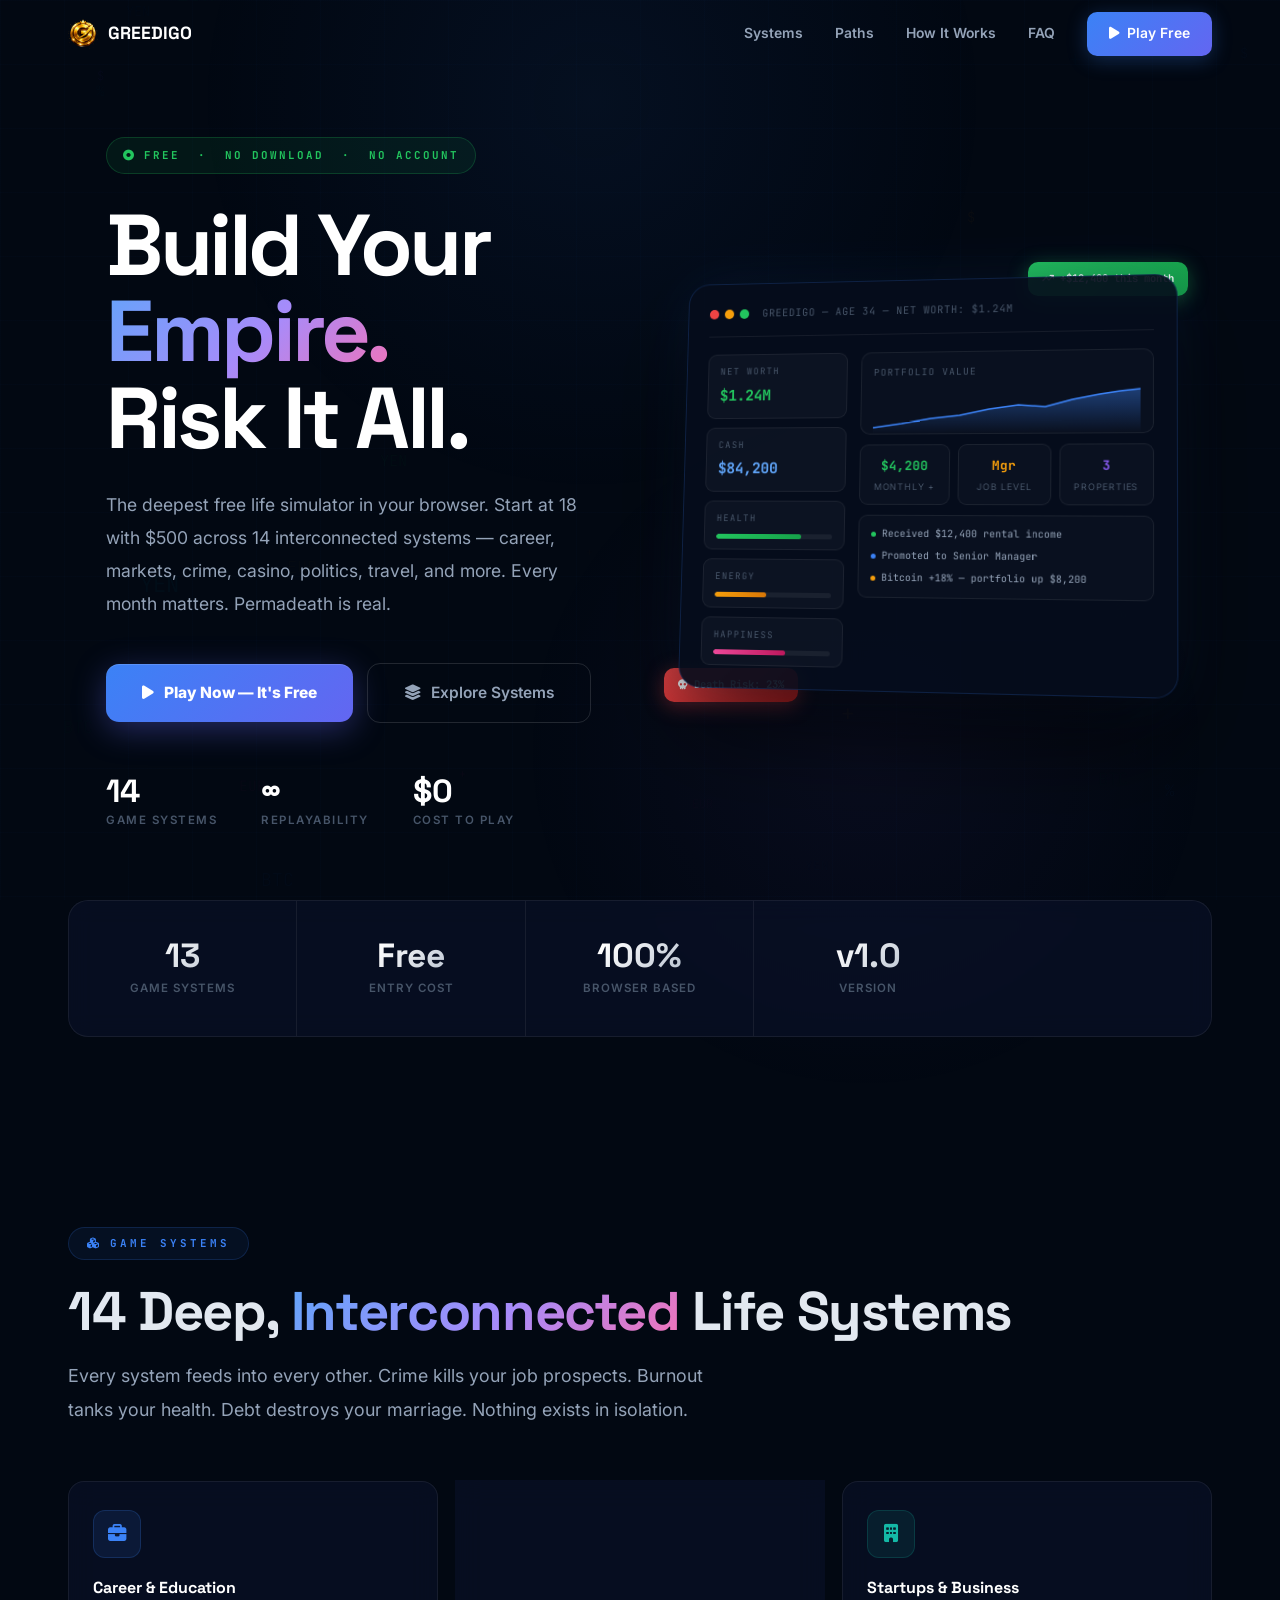
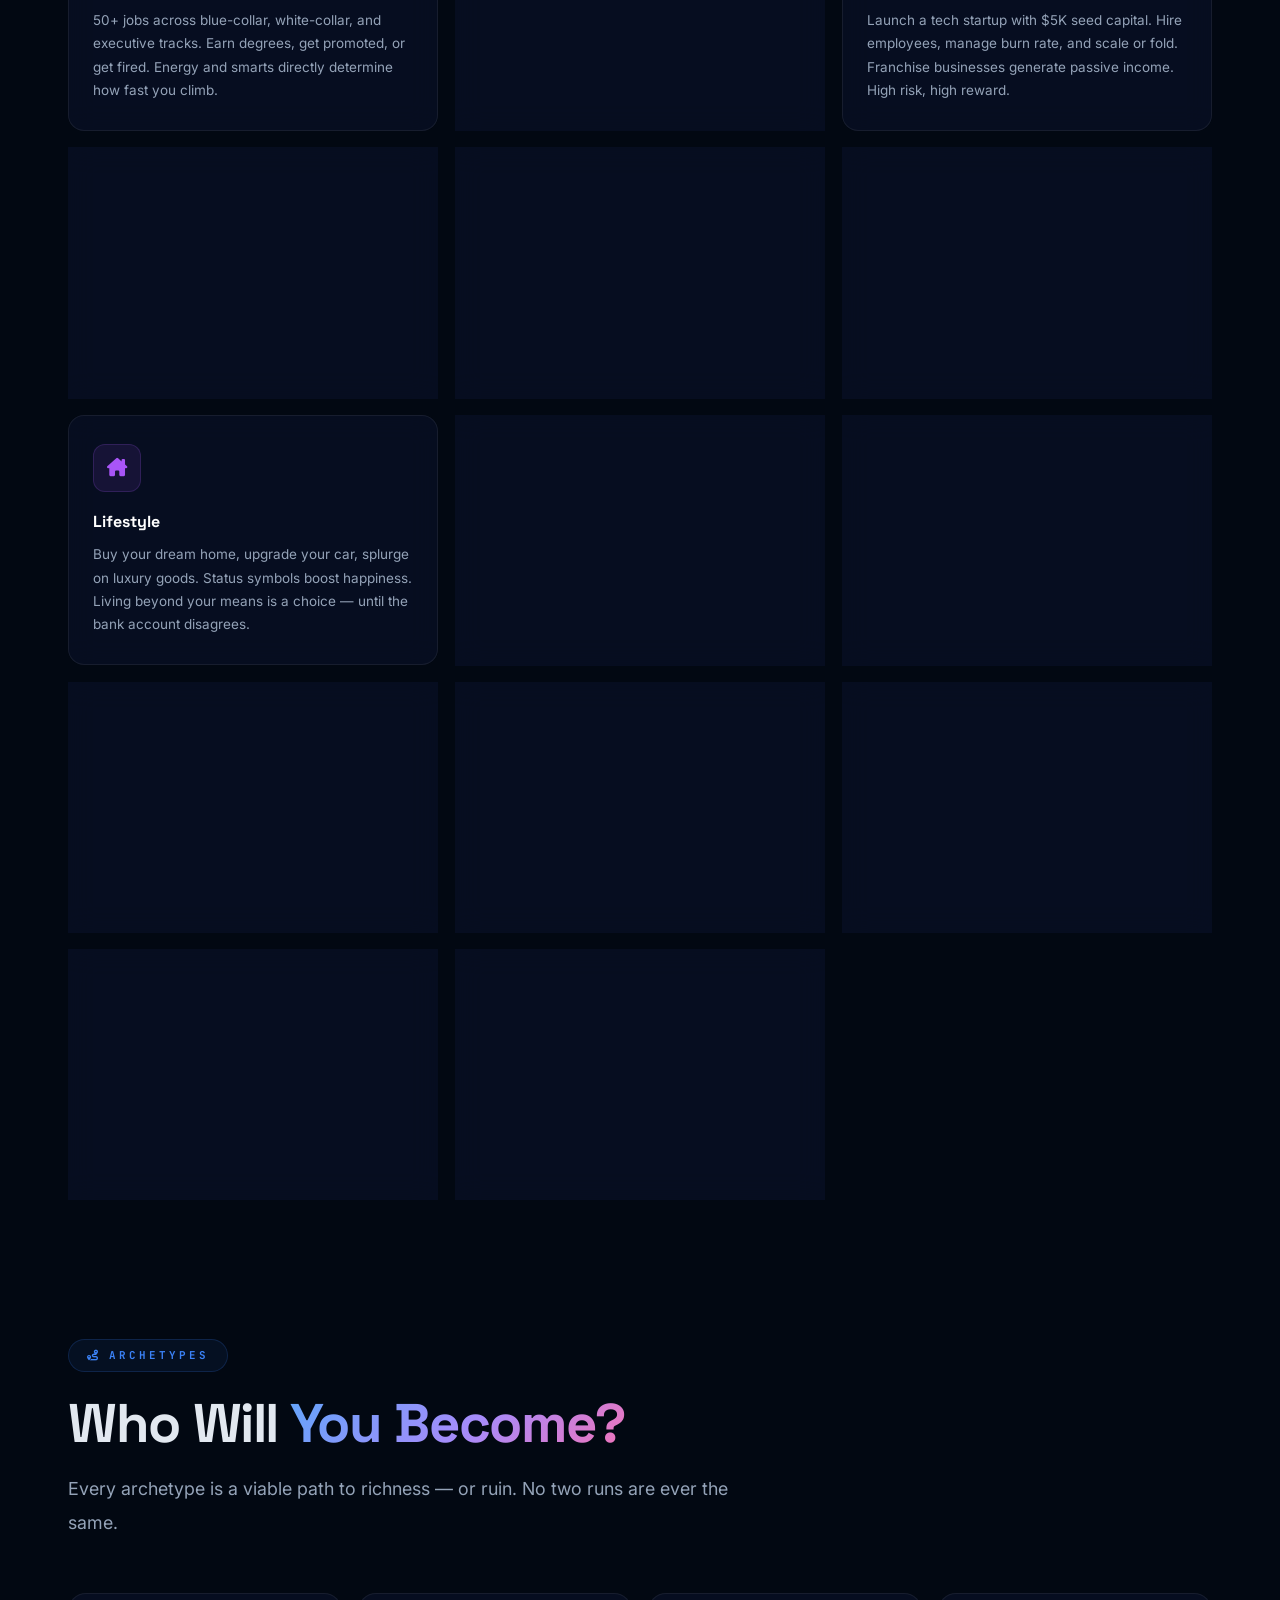
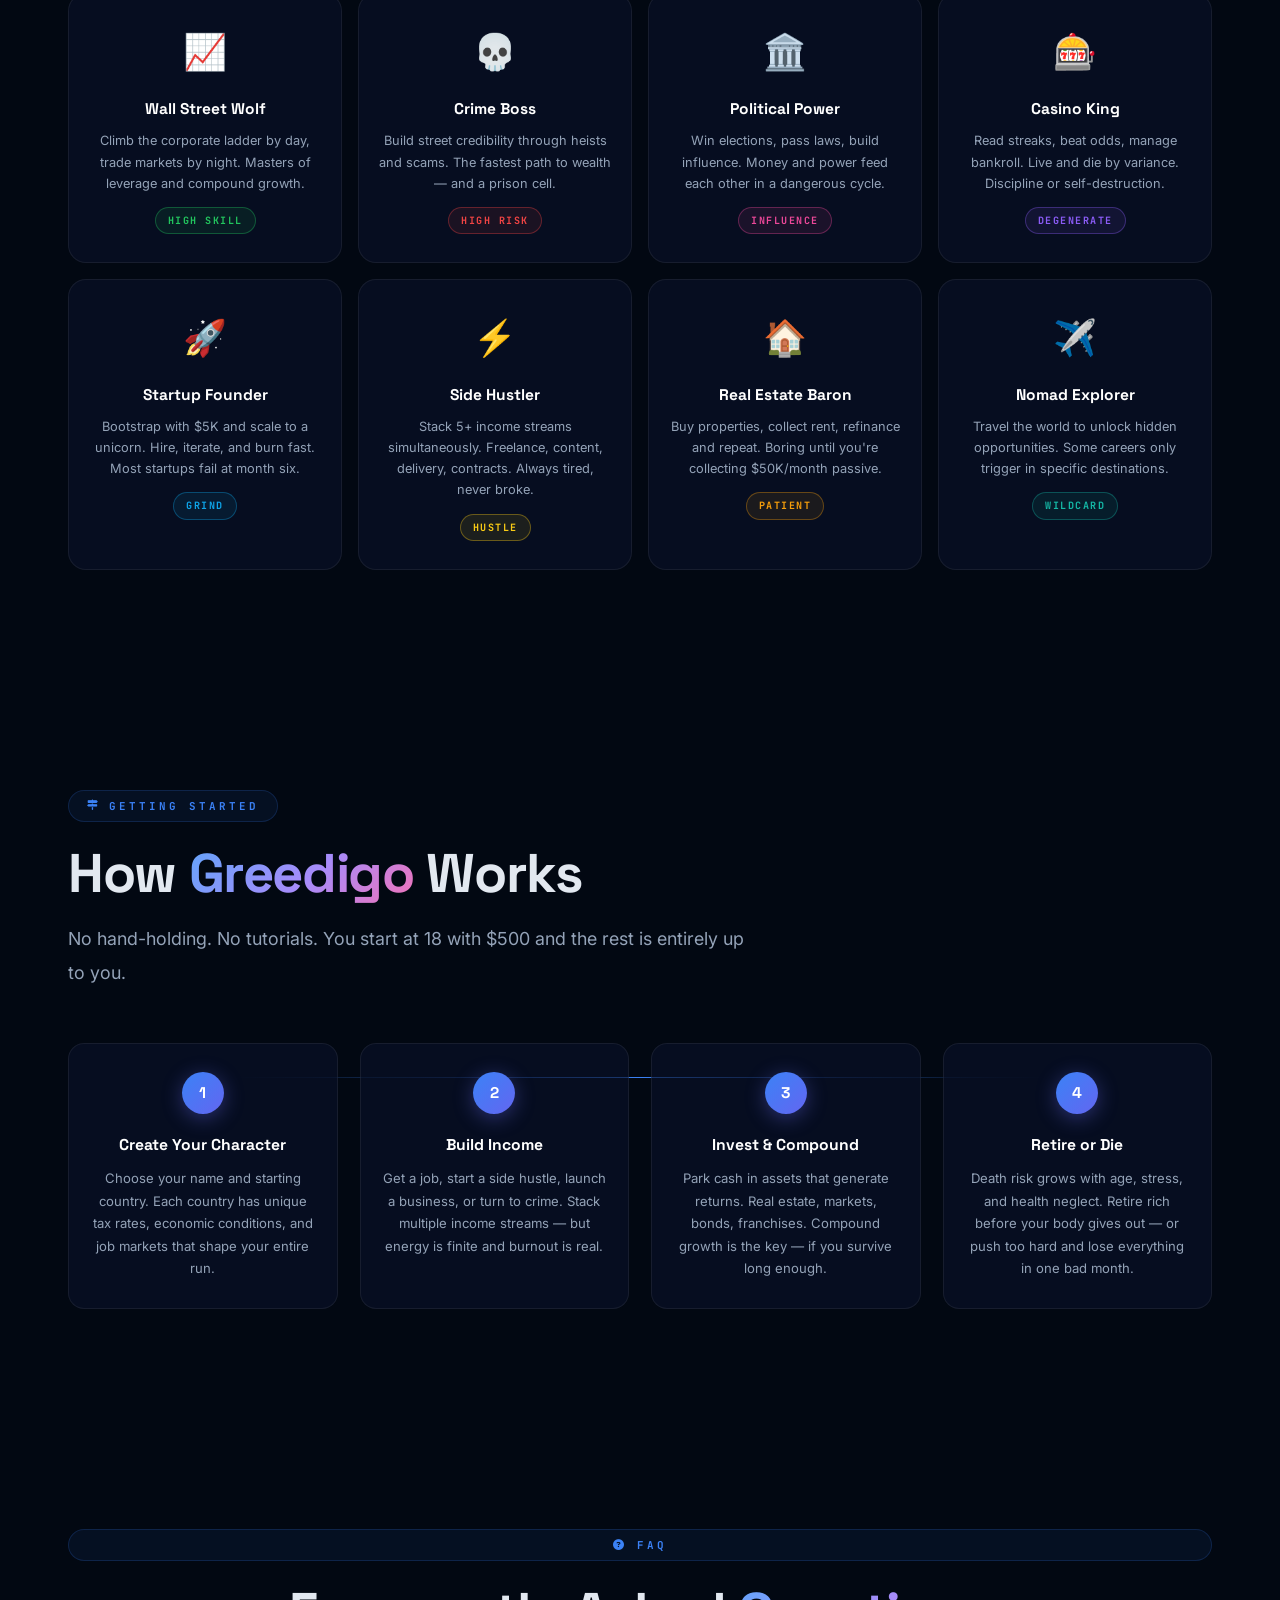
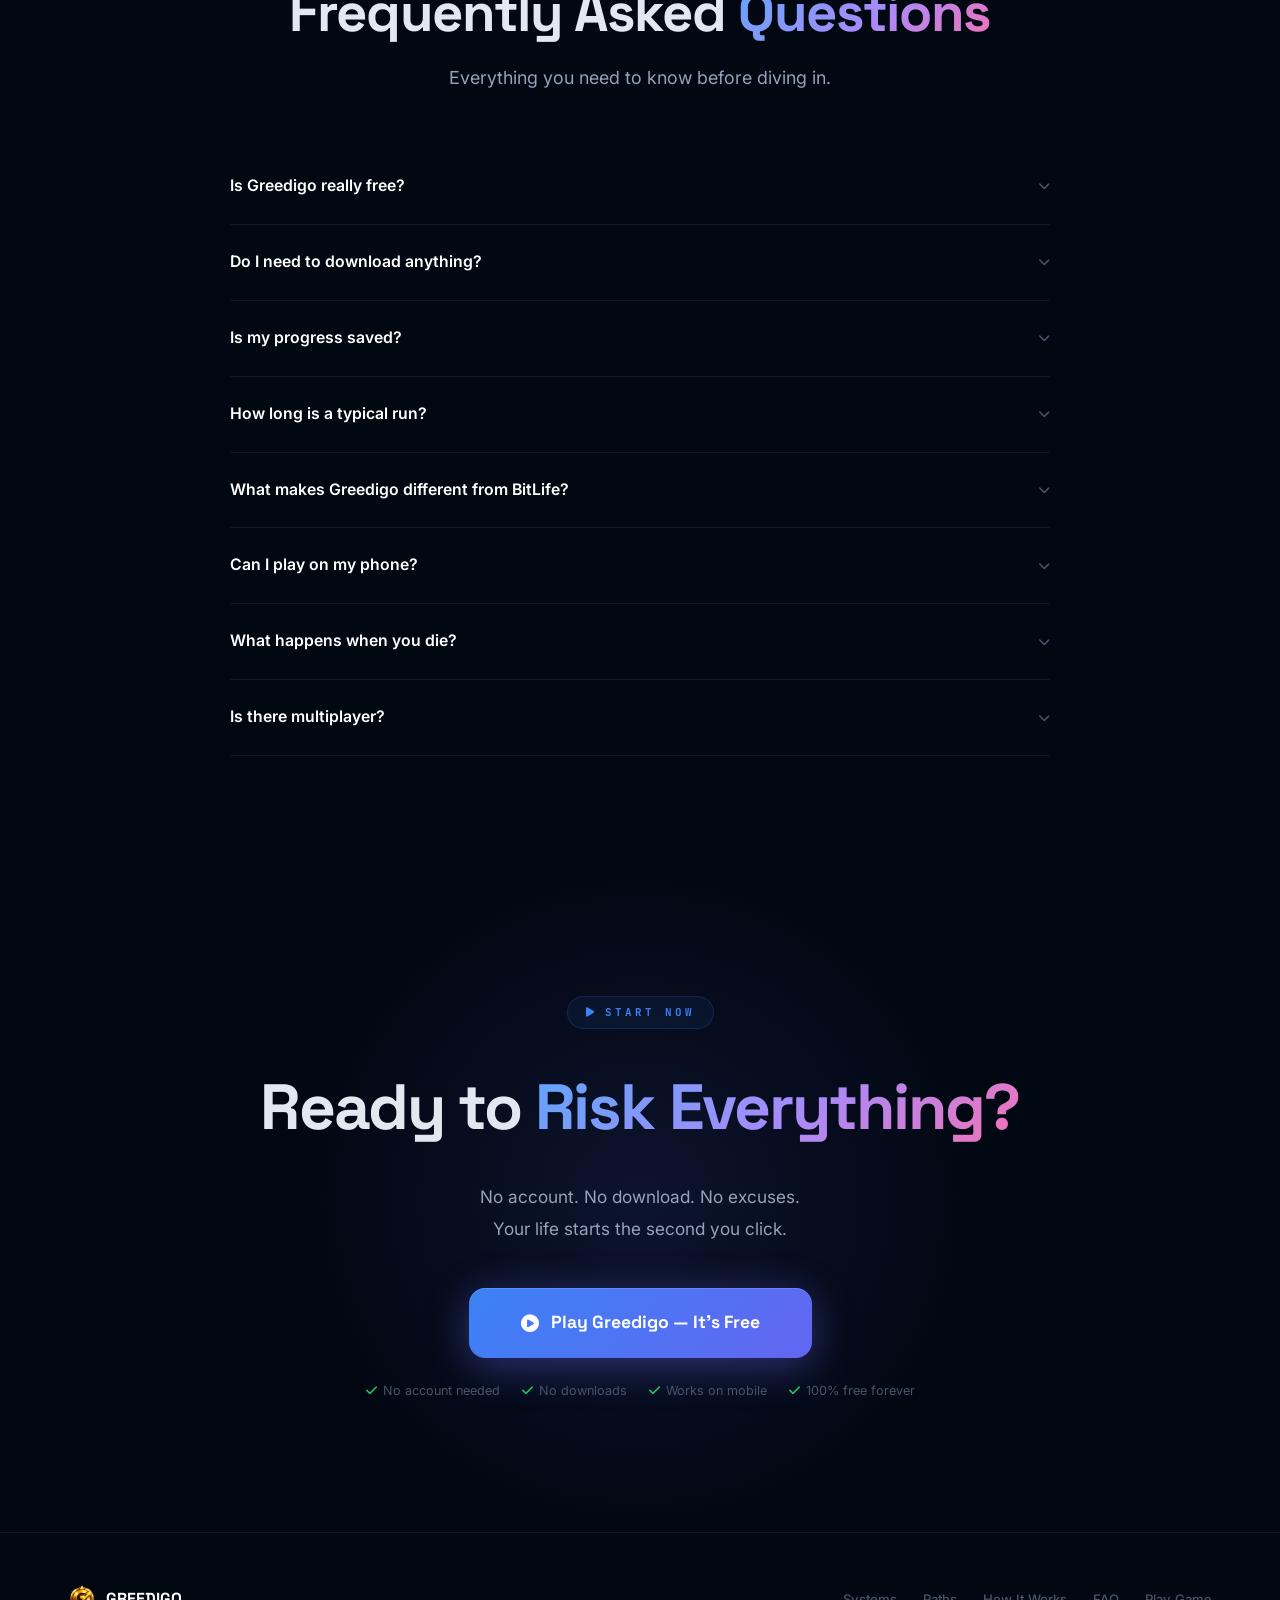
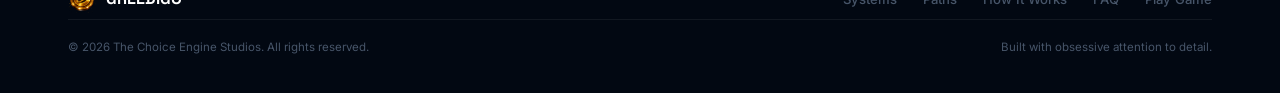
<file: landing.html>
<!doctype html>
<html lang="en">
  <head>
    <meta charset="UTF-8" />
    <meta name="viewport" content="width=device-width, initial-scale=1.0" />
    <title>Greedigo: The Free Wealth Simulator Game</title>
    <meta
      name="description"
      content="Play Greedigo free in your browser. Start at 18 with $500. Career, markets, crime, casino, politics, startups &amp; 8 more systems. No download. No account."
    />
    <meta
      name="keywords"
      content="life simulator game, free browser game, wealth building game, business simulator, career simulator, tycoon game, greedigo"
    />
    <meta name="author" content="The Choice Engine Studios" />
    <meta name="robots" content="index, follow" />
    <link rel="icon" href="logo.png" type="image/png" />
    <link rel="canonical" href="https://greedigo.com/landing" />
    <meta
      property="og:title"
      content="Greedigo: The Free Wealth Simulator Game"
    />
    <meta
      property="og:description"
      content="You are 18 years old with $500. Build your empire or lose it all. 14 deep game systems, free forever."
    />
    <meta property="og:type" content="website" />
    <meta property="og:url" content="https://greedigo.com/landing" />
    <meta property="og:image" content="poster.png" />
    <meta name="twitter:card" content="summary_large_image" />
    <meta
      name="twitter:title"
      content="Greedigo: The Free Wealth Simulator Game"
    />
    <meta
      name="twitter:description"
      content="From broke to billionaire. From citizen to senator. From freedom to prison cell. Play free now."
    />
    <meta name="twitter:image" content="poster.png" />
    <link rel="preconnect" href="https://fonts.googleapis.com" />
    <link rel="preconnect" href="https://fonts.gstatic.com" crossorigin />
    <link
      href="https://fonts.googleapis.com/css2?family=Inter:wght@400;500;600;700;800;900&family=Space+Grotesk:wght@400;500;600;700&family=JetBrains+Mono:wght@500;700&display=swap"
      rel="stylesheet"
    />
    <link
      rel="stylesheet"
      href="https://cdnjs.cloudflare.com/ajax/libs/font-awesome/6.4.0/css/all.min.css"
    />
    <style>
      *,
      *::before,
      *::after {
        margin: 0;
        padding: 0;
        box-sizing: border-box;
      }
      :root {
        --bg: #020812;
        --surface: #060d1f;
        --card: rgba(10, 18, 40, 0.65);
        --card-hover: rgba(15, 28, 60, 0.82);
        --border: rgba(255, 255, 255, 0.065);
        --border-bright: rgba(255, 255, 255, 0.14);
        --text: #e2e8f0;
        --text-muted: #94a3b8;
        --text-dim: #475569;
        --blue: #3b82f6;
        --indigo: #6366f1;
        --purple: #8b5cf6;
        --green: #22c55e;
        --red: #ef4444;
        --amber: #f59e0b;
        --cyan: #06b6d4;
        --pink: #ec4899;
        --font: "Inter", -apple-system, sans-serif;
        --font-head: "Space Grotesk", "Inter", sans-serif;
        --mono: "JetBrains Mono", monospace;
        --radius: 16px;
      }
      html {
        scroll-behavior: smooth;
      }
      body {
        font-family: var(--font);
        background: var(--bg);
        color: var(--text);
        line-height: 1.7;
        overflow-x: hidden;
        -webkit-font-smoothing: antialiased;
      }
      #lp-canvas {
        position: fixed;
        inset: 0;
        z-index: 0;
        pointer-events: none;
        opacity: 0.28;
      }
      .bg-grid {
        position: fixed;
        inset: 0;
        z-index: 0;
        pointer-events: none;
        background-image:
          linear-gradient(rgba(59, 130, 246, 0.02) 1px, transparent 1px),
          linear-gradient(90deg, rgba(59, 130, 246, 0.02) 1px, transparent 1px);
        background-size: 64px 64px;
      }
      .bg-glow1 {
        position: fixed;
        top: -300px;
        left: 15%;
        width: 800px;
        height: 800px;
        background: radial-gradient(
          circle,
          rgba(59, 130, 246, 0.065) 0%,
          transparent 70%
        );
        z-index: 0;
        pointer-events: none;
        animation: gd1 20s ease-in-out infinite;
      }
      .bg-glow2 {
        position: fixed;
        bottom: -200px;
        right: 5%;
        width: 700px;
        height: 700px;
        background: radial-gradient(
          circle,
          rgba(139, 92, 246, 0.05) 0%,
          transparent 70%
        );
        z-index: 0;
        pointer-events: none;
        animation: gd2 25s ease-in-out infinite;
      }
      @keyframes gd1 {
        0%,
        100% {
          transform: translateY(0) translateX(0);
        }
        50% {
          transform: translateY(70px) translateX(30px);
        }
      }
      @keyframes gd2 {
        0%,
        100% {
          transform: translateY(0) translateX(0);
        }
        50% {
          transform: translateY(-60px) translateX(-40px);
        }
      }
      .t-g {
        color: var(--green);
      }
      .t-r {
        color: var(--red);
      }
      .t-a {
        color: var(--amber);
      }
      .t-c {
        color: var(--cyan);
      }
      .t-p {
        color: var(--purple);
      }
      .t-pk {
        color: var(--pink);
      }
      .container {
        max-width: 1200px;
        margin: 0 auto;
        padding: 0 28px;
        position: relative;
        z-index: 1;
      }
      .section {
        padding: 110px 0;
      }
      .section-label {
        display: inline-flex;
        align-items: center;
        gap: 8px;
        font-family: var(--mono);
        font-size: 0.68rem;
        font-weight: 700;
        text-transform: uppercase;
        letter-spacing: 3px;
        color: var(--blue);
        background: rgba(59, 130, 246, 0.07);
        border: 1px solid rgba(59, 130, 246, 0.18);
        padding: 6px 18px;
        border-radius: 999px;
        margin-bottom: 22px;
      }
      .section-title {
        font-family: var(--font-head);
        font-size: clamp(2rem, 5vw, 3.4rem);
        font-weight: 700;
        line-height: 1.1;
        letter-spacing: -0.025em;
        margin-bottom: 18px;
      }
      .section-subtitle {
        font-size: clamp(0.97rem, 2.5vw, 1.12rem);
        color: var(--text-muted);
        max-width: 680px;
        margin-bottom: 54px;
        line-height: 1.88;
      }
      .grad {
        background: linear-gradient(
          135deg,
          #60a5fa 0%,
          #a78bfa 55%,
          #f472b6 100%
        );
        -webkit-background-clip: text;
        -webkit-text-fill-color: transparent;
        background-clip: text;
      }
      .rv {
        opacity: 0;
        transform: translateY(26px);
        transition:
          opacity 0.6s ease,
          transform 0.6s ease;
      }
      .rv.in {
        opacity: 1;
        transform: translateY(0);
      }
      .d1 {
        transition-delay: 0.1s;
      }
      .d2 {
        transition-delay: 0.2s;
      }
      .d3 {
        transition-delay: 0.3s;
      }
      .d4 {
        transition-delay: 0.4s;
      }
      .lp-nav {
        position: fixed;
        top: 0;
        left: 0;
        right: 0;
        z-index: 200;
        background: transparent;
        border-bottom: 1px solid transparent;
        transition: all 0.4s ease;
      }
      .lp-nav.scrolled {
        background: rgba(2, 8, 18, 0.93);
        backdrop-filter: blur(24px);
        border-bottom-color: var(--border);
      }
      .lp-nav .container {
        display: flex;
        align-items: center;
        justify-content: space-between;
        height: 68px;
      }
      .nav-brand {
        display: flex;
        align-items: center;
        gap: 10px;
        font-family: var(--font-head);
        font-weight: 700;
        font-size: 1.1rem;
        color: #fff;
        text-decoration: none;
      }
      .nav-brand-logo {
        width: 30px;
        height: 30px;
        object-fit: contain;
      }
      .nav-links {
        display: flex;
        align-items: center;
        gap: 32px;
      }
      .nav-links a {
        color: var(--text-muted);
        font-size: 0.87rem;
        font-weight: 600;
        text-decoration: none;
        transition: color 0.2s;
      }
      .nav-links a:hover {
        color: #fff;
      }
      .nav-cta {
        display: inline-flex;
        align-items: center;
        gap: 8px;
        padding: 10px 22px;
        border-radius: 10px;
        background: linear-gradient(135deg, var(--blue), var(--indigo));
        color: #fff !important;
        font-weight: 700;
        font-size: 0.87rem;
        text-decoration: none;
        transition: all 0.25s;
        box-shadow: 0 4px 20px rgba(59, 130, 246, 0.28);
      }
      .nav-cta:hover {
        transform: translateY(-2px);
        box-shadow: 0 8px 30px rgba(99, 102, 241, 0.42);
      }
      .hamburger {
        display: none;
        background: none;
        border: none;
        cursor: pointer;
        padding: 6px;
        flex-direction: column;
        gap: 5px;
      }
      .hamburger span {
        display: block;
        width: 22px;
        height: 2px;
        background: #fff;
        border-radius: 2px;
        transition:
          transform 0.3s,
          opacity 0.3s;
      }
      .nav-open .hamburger span:nth-child(1) {
        transform: translateY(7px) rotate(45deg);
      }
      .nav-open .hamburger span:nth-child(2) {
        opacity: 0;
      }
      .nav-open .hamburger span:nth-child(3) {
        transform: translateY(-7px) rotate(-45deg);
      }
      .hero {
        min-height: 100vh;
        display: flex;
        flex-direction: column;
        justify-content: center;
        padding-top: 68px;
        position: relative;
        overflow: hidden;
      }
      .hero-inner {
        display: grid;
        grid-template-columns: 1fr 1fr;
        gap: 68px;
        align-items: center;
        padding: 48px 0;
      }
      .hero-eyebrow {
        display: inline-flex;
        align-items: center;
        gap: 8px;
        padding: 8px 16px;
        border-radius: 999px;
        background: rgba(34, 197, 94, 0.08);
        border: 1px solid rgba(34, 197, 94, 0.22);
        color: var(--green);
        font-family: var(--mono);
        font-size: 0.68rem;
        font-weight: 700;
        text-transform: uppercase;
        letter-spacing: 2px;
        margin-bottom: 28px;
        animation: ebp 3.5s ease-in-out infinite;
      }
      @keyframes ebp {
        0%,
        100% {
          box-shadow: 0 0 0 0 rgba(34, 197, 94, 0.1);
        }
        50% {
          box-shadow: 0 0 0 9px rgba(34, 197, 94, 0);
        }
      }
      .hero h1 {
        font-family: var(--font-head);
        font-size: clamp(3rem, 7vw, 5.4rem);
        font-weight: 700;
        line-height: 1;
        letter-spacing: -0.04em;
        margin-bottom: 28px;
        color: #fff;
      }
      .hero-desc {
        font-size: 1.1rem;
        color: var(--text-muted);
        line-height: 1.87;
        max-width: 500px;
        margin-bottom: 42px;
      }
      .hero-actions {
        display: flex;
        gap: 14px;
        flex-wrap: wrap;
        margin-bottom: 52px;
        align-items: center;
      }
      .btn-hero {
        display: inline-flex;
        align-items: center;
        gap: 10px;
        padding: 16px 36px;
        border-radius: 13px;
        font-size: 0.97rem;
        font-weight: 800;
        text-decoration: none;
        transition: all 0.3s;
        cursor: pointer;
        border: none;
      }
      .btn-pri {
        background: linear-gradient(135deg, var(--blue), var(--indigo));
        color: #fff;
        box-shadow:
          0 8px 32px rgba(99, 102, 241, 0.36),
          inset 0 1px 0 rgba(255, 255, 255, 0.14);
      }
      .btn-pri:hover {
        transform: translateY(-3px) scale(1.02);
        box-shadow: 0 14px 42px rgba(99, 102, 241, 0.5);
      }
      .btn-out {
        background: transparent;
        border: 1.5px solid rgba(255, 255, 255, 0.13);
        color: var(--text-muted);
        font-weight: 600;
      }
      .btn-out:hover {
        border-color: rgba(255, 255, 255, 0.28);
        color: #fff;
        background: rgba(255, 255, 255, 0.03);
        transform: translateY(-2px);
      }
      .hsr {
        display: flex;
        gap: 44px;
      }
      .hs-val {
        font-family: var(--font-head);
        font-size: 2rem;
        font-weight: 700;
        color: #fff;
        line-height: 1;
      }
      .hs-lbl {
        font-size: 0.72rem;
        color: var(--text-dim);
        text-transform: uppercase;
        letter-spacing: 1.5px;
        font-weight: 600;
        margin-top: 4px;
      }
      .hero-visual {
        position: relative;
        z-index: 2;
      }
      .hero-ui {
        background: rgba(5, 12, 28, 0.92);
        border: 1px solid rgba(59, 130, 246, 0.18);
        border-radius: 22px;
        padding: 22px;
        box-shadow:
          0 40px 100px rgba(0, 0, 0, 0.62),
          0 0 60px rgba(59, 130, 246, 0.1);
        transform: perspective(1400px) rotateY(-9deg) rotateX(5deg);
        transition: transform 0.7s ease;
      }
      .hero-ui:hover {
        transform: perspective(1400px) rotateY(-3deg) rotateX(2deg);
      }
      .ui-tb {
        display: flex;
        align-items: center;
        gap: 6px;
        margin-bottom: 18px;
        padding-bottom: 14px;
        border-bottom: 1px solid var(--border);
      }
      .ui-dot {
        width: 10px;
        height: 10px;
        border-radius: 50%;
      }
      .ui-dr {
        background: #ef4444;
      }
      .ui-dy {
        background: #f59e0b;
      }
      .ui-dg {
        background: #22c55e;
      }
      .ui-ttl {
        margin-left: 8px;
        font-family: var(--mono);
        font-size: 0.66rem;
        color: var(--text-dim);
        letter-spacing: 1px;
      }
      .ui-body {
        display: grid;
        grid-template-columns: 1fr 2fr;
        gap: 14px;
      }
      .ui-sidebar {
        display: flex;
        flex-direction: column;
        gap: 9px;
      }
      .ui-pill {
        padding: 10px 12px;
        border-radius: 9px;
        background: rgba(255, 255, 255, 0.03);
        border: 1px solid var(--border);
      }
      .ui-plbl {
        font-size: 0.58rem;
        font-family: var(--mono);
        color: var(--text-dim);
        text-transform: uppercase;
        letter-spacing: 1px;
        margin-bottom: 3px;
      }
      .ui-pval {
        font-family: var(--mono);
        font-size: 0.95rem;
        font-weight: 700;
      }
      .ui-track {
        height: 5px;
        background: rgba(255, 255, 255, 0.06);
        border-radius: 99px;
        overflow: hidden;
        margin-top: 7px;
      }
      .ui-fill {
        height: 100%;
        border-radius: 99px;
      }
      .ui-main {
        display: flex;
        flex-direction: column;
        gap: 10px;
      }
      .ui-chart {
        padding: 12px;
        border-radius: 10px;
        background: rgba(255, 255, 255, 0.02);
        border: 1px solid var(--border);
        height: 84px;
        position: relative;
        overflow: hidden;
      }
      .ui-clbl {
        font-size: 0.6rem;
        font-family: var(--mono);
        color: var(--text-dim);
        text-transform: uppercase;
        letter-spacing: 1px;
        margin-bottom: 8px;
      }
      .ui-svg {
        width: 100%;
        height: 46px;
      }
      .ui-mcards {
        display: grid;
        grid-template-columns: repeat(3, 1fr);
        gap: 8px;
      }
      .ui-mc {
        padding: 10px 8px;
        border-radius: 9px;
        background: rgba(255, 255, 255, 0.025);
        border: 1px solid var(--border);
        text-align: center;
      }
      .ui-mv {
        font-family: var(--mono);
        font-size: 0.8rem;
        font-weight: 700;
        margin-bottom: 2px;
      }
      .ui-ml {
        font-size: 0.56rem;
        color: var(--text-dim);
        text-transform: uppercase;
        letter-spacing: 0.8px;
      }
      .ui-log {
        padding: 10px 12px;
        border-radius: 9px;
        background: rgba(255, 255, 255, 0.018);
        border: 1px solid var(--border);
        display: flex;
        flex-direction: column;
        gap: 5px;
      }
      .ui-li {
        font-size: 0.62rem;
        font-family: var(--mono);
        color: var(--text-muted);
        display: flex;
        align-items: center;
        gap: 6px;
      }
      .ui-ld {
        width: 5px;
        height: 5px;
        border-radius: 50%;
        flex-shrink: 0;
      }
      .hfb {
        position: absolute;
        top: -14px;
        right: -14px;
        background: linear-gradient(135deg, var(--green), #16a34a);
        color: #fff;
        font-family: var(--mono);
        font-size: 0.66rem;
        font-weight: 700;
        padding: 8px 14px;
        border-radius: 10px;
        box-shadow: 0 4px 20px rgba(34, 197, 94, 0.4);
        animation: fb 3s ease-in-out infinite;
        white-space: nowrap;
      }
      .hfb2 {
        position: absolute;
        bottom: -10px;
        left: -10px;
        background: linear-gradient(135deg, var(--red), #b91c1c);
        color: #fff;
        font-family: var(--mono);
        font-size: 0.66rem;
        font-weight: 700;
        padding: 8px 14px;
        border-radius: 10px;
        box-shadow: 0 4px 20px rgba(239, 68, 68, 0.4);
        animation: fb 3s ease-in-out infinite 1.5s;
        white-space: nowrap;
      }
      @keyframes fb {
        0%,
        100% {
          transform: translateY(0);
        }
        50% {
          transform: translateY(-7px);
        }
      }
      .stats-banner {
        display: grid;
        grid-template-columns: repeat(5, 1fr);
        background: var(--card);
        border: 1px solid var(--border);
        border-radius: 20px;
        overflow: hidden;
        backdrop-filter: blur(12px);
      }
      .sb {
        padding: 38px 16px;
        text-align: center;
        border-right: 1px solid var(--border);
        transition: background 0.3s;
      }
      .sb:last-child {
        border-right: none;
      }
      .sb:hover {
        background: rgba(59, 130, 246, 0.05);
      }
      .sb-val {
        font-family: var(--font-head);
        font-size: 2.1rem;
        font-weight: 700;
        background: linear-gradient(135deg, #fff 30%, #94a3b8);
        -webkit-background-clip: text;
        -webkit-text-fill-color: transparent;
        background-clip: text;
        line-height: 1;
      }
      .sb-lbl {
        font-size: 0.72rem;
        color: var(--text-dim);
        font-weight: 600;
        text-transform: uppercase;
        letter-spacing: 1px;
        margin-top: 6px;
      }
      .features-grid {
        display: grid;
        grid-template-columns: repeat(3, 1fr);
        gap: 17px;
      }
      .fc {
        padding: 28px 24px;
        border-radius: var(--radius);
        background: var(--card);
        border: 1px solid var(--border);
        backdrop-filter: blur(14px);
        transition: all 0.35s ease;
        position: relative;
        overflow: hidden;
        cursor: default;
      }
      .fc::before {
        content: "";
        position: absolute;
        top: 0;
        left: 0;
        right: 0;
        height: 2.5px;
        background: linear-gradient(90deg, rgba(var(--fcr), 0.9), transparent);
        opacity: 0;
        transition: opacity 0.35s;
      }
      .fc::after {
        content: "";
        position: absolute;
        inset: 0;
        border-radius: var(--radius);
        background: radial-gradient(
          ellipse at 30% 0%,
          rgba(var(--fcr), 0.07),
          transparent 60%
        );
        opacity: 0;
        transition: opacity 0.35s;
      }
      .fc:hover {
        transform: translateY(-5px);
        border-color: rgba(var(--fcr), 0.22);
        box-shadow:
          0 20px 60px rgba(0, 0, 0, 0.35),
          0 0 0 1px rgba(var(--fcr), 0.1);
        background: var(--card-hover);
      }
      .fc:hover::before,
      .fc:hover::after {
        opacity: 1;
      }
      .fc-icon {
        width: 48px;
        height: 48px;
        border-radius: 12px;
        display: flex;
        align-items: center;
        justify-content: center;
        font-size: 1.15rem;
        margin-bottom: 16px;
        position: relative;
        z-index: 1;
      }
      .fc h3 {
        font-family: var(--font-head);
        font-size: 1rem;
        font-weight: 700;
        margin-bottom: 8px;
        color: #fff;
        position: relative;
        z-index: 1;
      }
      .fc p {
        font-size: 0.845rem;
        color: var(--text-muted);
        line-height: 1.72;
        position: relative;
        z-index: 1;
      }
      .fc-career {
        --fcr: 59, 130, 246;
      }
      .fc-hustles {
        --fcr: 250, 204, 21;
      }
      .fc-business {
        --fcr: 20, 184, 166;
      }
      .fc-market {
        --fcr: 6, 182, 212;
      }
      .fc-wealth {
        --fcr: 34, 197, 94;
      }
      .fc-bank {
        --fcr: 245, 158, 11;
      }
      .fc-lifestyle {
        --fcr: 168, 85, 247;
      }
      .fc-wellness {
        --fcr: 16, 185, 129;
      }
      .fc-travel {
        --fcr: 14, 165, 233;
      }
      .fc-social {
        --fcr: 244, 114, 182;
      }
      .fc-casino {
        --fcr: 139, 92, 246;
      }
      .fc-crime {
        --fcr: 239, 68, 68;
      }
      .fc-politics {
        --fcr: 236, 72, 153;
      }
      .fc-pastlives {
        --fcr: 100, 116, 139;
      }
      .fc-career .fc-icon {
        background: rgba(59, 130, 246, 0.11);
        color: #3b82f6;
        border: 1px solid rgba(59, 130, 246, 0.2);
      }
      .fc-hustles .fc-icon {
        background: rgba(250, 204, 21, 0.1);
        color: #facc15;
        border: 1px solid rgba(250, 204, 21, 0.2);
      }
      .fc-business .fc-icon {
        background: rgba(20, 184, 166, 0.1);
        color: #14b8a6;
        border: 1px solid rgba(20, 184, 166, 0.18);
      }
      .fc-market .fc-icon {
        background: rgba(6, 182, 212, 0.1);
        color: #06b6d4;
        border: 1px solid rgba(6, 182, 212, 0.18);
      }
      .fc-wealth .fc-icon {
        background: rgba(34, 197, 94, 0.1);
        color: #22c55e;
        border: 1px solid rgba(34, 197, 94, 0.18);
      }
      .fc-bank .fc-icon {
        background: rgba(245, 158, 11, 0.1);
        color: #f59e0b;
        border: 1px solid rgba(245, 158, 11, 0.18);
      }
      .fc-lifestyle .fc-icon {
        background: rgba(168, 85, 247, 0.1);
        color: #a855f7;
        border: 1px solid rgba(168, 85, 247, 0.18);
      }
      .fc-wellness .fc-icon {
        background: rgba(16, 185, 129, 0.1);
        color: #10b981;
        border: 1px solid rgba(16, 185, 129, 0.18);
      }
      .fc-travel .fc-icon {
        background: rgba(14, 165, 233, 0.1);
        color: #0ea5e9;
        border: 1px solid rgba(14, 165, 233, 0.18);
      }
      .fc-social .fc-icon {
        background: rgba(244, 114, 182, 0.1);
        color: #f472b6;
        border: 1px solid rgba(244, 114, 182, 0.18);
      }
      .fc-casino .fc-icon {
        background: rgba(139, 92, 246, 0.1);
        color: #8b5cf6;
        border: 1px solid rgba(139, 92, 246, 0.18);
      }
      .fc-crime .fc-icon {
        background: rgba(239, 68, 68, 0.1);
        color: #ef4444;
        border: 1px solid rgba(239, 68, 68, 0.18);
      }
      .fc-politics .fc-icon {
        background: rgba(236, 72, 153, 0.1);
        color: #ec4899;
        border: 1px solid rgba(236, 72, 153, 0.18);
      }
      .fc-pastlives .fc-icon {
        background: rgba(100, 116, 139, 0.1);
        color: #94a3b8;
        border: 1px solid rgba(100, 116, 139, 0.18);
      }
      .paths-grid {
        display: grid;
        grid-template-columns: repeat(4, 1fr);
        gap: 16px;
      }
      .pc {
        padding: 28px 20px;
        border-radius: 18px;
        background: var(--card);
        border: 1px solid var(--border);
        text-align: center;
        transition: all 0.35s ease;
        position: relative;
        overflow: hidden;
        cursor: default;
      }
      .pc::before {
        content: "";
        position: absolute;
        inset: 0;
        background: radial-gradient(
          ellipse at top center,
          rgba(var(--pcr), 0.09) 0%,
          transparent 65%
        );
        opacity: 0;
        transition: opacity 0.35s;
      }
      .pc:hover {
        transform: translateY(-6px);
        border-color: rgba(var(--pcr), 0.3);
        box-shadow:
          0 24px 60px rgba(0, 0, 0, 0.4),
          0 0 35px rgba(var(--pcr), 0.12);
      }
      .pc:hover::before {
        opacity: 1;
      }
      .pc-emoji {
        font-size: 2.2rem;
        margin-bottom: 14px;
        display: block;
        position: relative;
        z-index: 1;
      }
      .pc-title {
        font-family: var(--font-head);
        font-size: 0.97rem;
        font-weight: 700;
        color: #fff;
        margin-bottom: 8px;
        position: relative;
        z-index: 1;
      }
      .pc-desc {
        font-size: 0.8rem;
        color: var(--text-muted);
        line-height: 1.65;
        position: relative;
        z-index: 1;
      }
      .pc-tag {
        display: inline-block;
        margin-top: 13px;
        padding: 4px 12px;
        border-radius: 999px;
        font-size: 0.63rem;
        font-family: var(--mono);
        font-weight: 700;
        text-transform: uppercase;
        letter-spacing: 1.5px;
        border: 1px solid rgba(var(--pcr), 0.35);
        color: rgb(var(--pcr));
        background: rgba(var(--pcr), 0.09);
        position: relative;
        z-index: 1;
      }
      .pc-wallst {
        --pcr: 34, 197, 94;
      }
      .pc-crime {
        --pcr: 239, 68, 68;
      }
      .pc-politics {
        --pcr: 236, 72, 153;
      }
      .pc-casino {
        --pcr: 139, 92, 246;
      }
      .pc-startup {
        --pcr: 14, 165, 233;
      }
      .pc-hustler {
        --pcr: 250, 204, 21;
      }
      .pc-reale {
        --pcr: 245, 158, 11;
      }
      .pc-explorer {
        --pcr: 20, 184, 166;
      }
      .steps-grid {
        display: grid;
        grid-template-columns: repeat(4, 1fr);
        gap: 22px;
        counter-reset: step;
        position: relative;
      }
      .steps-grid::before {
        content: "";
        position: absolute;
        top: 34px;
        left: calc(12.5% + 21px);
        right: calc(12.5% + 21px);
        height: 1px;
        background: linear-gradient(
          90deg,
          transparent,
          rgba(59, 130, 246, 0.35),
          var(--blue),
          rgba(59, 130, 246, 0.35),
          transparent
        );
        z-index: 0;
      }
      .sc {
        padding: 28px 20px;
        border-radius: var(--radius);
        background: var(--card);
        border: 1px solid var(--border);
        text-align: center;
        position: relative;
        z-index: 1;
        counter-increment: step;
        transition: all 0.3s;
      }
      .sc:hover {
        transform: translateY(-4px);
        border-color: rgba(59, 130, 246, 0.25);
        box-shadow: 0 16px 50px rgba(0, 0, 0, 0.3);
      }
      .sc::before {
        content: counter(step);
        display: flex;
        align-items: center;
        justify-content: center;
        width: 42px;
        height: 42px;
        border-radius: 50%;
        background: linear-gradient(135deg, var(--blue), var(--indigo));
        color: #fff;
        font-family: var(--font-head);
        font-weight: 700;
        font-size: 0.97rem;
        margin: 0 auto 18px;
        box-shadow: 0 4px 20px rgba(99, 102, 241, 0.4);
        position: relative;
        z-index: 2;
      }
      .sc h3 {
        font-family: var(--font-head);
        font-size: 0.98rem;
        font-weight: 700;
        margin-bottom: 8px;
        color: #fff;
      }
      .sc p {
        font-size: 0.82rem;
        color: var(--text-muted);
        line-height: 1.72;
      }
      .cc {
        color: var(--green);
        font-weight: 700;
      }
      .cx {
        color: var(--text-dim);
      }
      .cp {
        color: var(--amber);
      }

      .faq-list {
        max-width: 820px;
        margin: 0 auto;
      }
      .faq-item {
        border-bottom: 1px solid var(--border);
      }
      .faq-q {
        font-size: 0.99rem;
        font-weight: 600;
        color: #fff;
        cursor: pointer;
        display: flex;
        justify-content: space-between;
        align-items: center;
        gap: 20px;
        padding: 24px 0;
        user-select: none;
        transition: color 0.2s;
      }
      .faq-q:hover {
        color: #a5b4fc;
      }
      .faq-q i {
        font-size: 0.75rem;
        color: var(--text-dim);
        transition:
          transform 0.35s,
          color 0.2s;
        flex-shrink: 0;
      }
      .faq-item.open .faq-q i {
        transform: rotate(180deg);
        color: var(--blue);
      }
      .faq-a {
        max-height: 0;
        overflow: hidden;
        transition:
          max-height 0.4s ease,
          padding 0.4s ease;
        font-size: 0.91rem;
        color: var(--text-muted);
        line-height: 1.87;
      }
      .faq-item.open .faq-a {
        max-height: 400px;
        padding-bottom: 24px;
      }
      .cta-section {
        text-align: center;
        padding: 130px 0;
        position: relative;
        overflow: hidden;
      }
      .cta-glow {
        position: absolute;
        top: 50%;
        left: 50%;
        transform: translate(-50%, -50%);
        width: 700px;
        height: 700px;
        background: radial-gradient(
          circle,
          rgba(99, 102, 241, 0.12) 0%,
          transparent 70%
        );
        pointer-events: none;
      }
      .cta-section h2 {
        font-family: var(--font-head);
        font-size: clamp(2.4rem, 6vw, 4rem);
        font-weight: 700;
        margin-bottom: 20px;
        letter-spacing: -0.03em;
      }
      .cta-section p {
        font-size: 1.08rem;
        color: var(--text-muted);
        margin-bottom: 44px;
        max-width: 560px;
        margin-left: auto;
        margin-right: auto;
        line-height: 1.82;
      }
      .btn-cta {
        display: inline-flex;
        align-items: center;
        gap: 12px;
        padding: 20px 52px;
        border-radius: 16px;
        background: linear-gradient(135deg, var(--blue), var(--indigo));
        color: #fff;
        font-family: var(--font-head);
        font-size: 1.1rem;
        font-weight: 700;
        text-decoration: none;
        border: none;
        cursor: pointer;
        box-shadow:
          0 8px 40px rgba(99, 102, 241, 0.42),
          inset 0 1px 0 rgba(255, 255, 255, 0.14);
        transition: all 0.3s;
        position: relative;
        z-index: 2;
      }
      .btn-cta:hover {
        transform: translateY(-4px) scale(1.03);
        box-shadow: 0 18px 55px rgba(99, 102, 241, 0.52);
      }
      .cta-note {
        margin-top: 22px;
        font-size: 0.79rem;
        color: var(--text-dim);
        display: flex;
        align-items: center;
        justify-content: center;
        gap: 22px;
        flex-wrap: wrap;
        position: relative;
        z-index: 2;
      }
      .cta-note span {
        display: flex;
        align-items: center;
        gap: 6px;
      }
      .cta-note i {
        color: var(--green);
      }
      .lp-footer {
        padding: 52px 0 36px;
        border-top: 1px solid var(--border);
      }
      .foot-inner {
        display: flex;
        align-items: center;
        justify-content: space-between;
        flex-wrap: wrap;
        gap: 20px;
      }
      .foot-brand {
        display: flex;
        align-items: center;
        gap: 10px;
      }
      .foot-logo {
        width: 28px;
        height: 28px;
        object-fit: contain;
      }
      .foot-name {
        font-family: var(--font-head);
        font-weight: 700;
        font-size: 1rem;
        color: #fff;
      }
      .foot-links {
        display: flex;
        gap: 26px;
        flex-wrap: wrap;
      }
      .foot-links a {
        color: var(--text-dim);
        font-size: 0.82rem;
        text-decoration: none;
        font-weight: 500;
        transition: color 0.2s;
      }
      .foot-links a:hover {
        color: #fff;
      }
      .foot-copy {
        width: 100%;
        font-size: 0.72rem;
        color: var(--text-dim);
        margin-top: 6px;
        padding-top: 18px;
        border-top: 1px solid var(--border);
        display: flex;
        align-items: center;
        justify-content: space-between;
        flex-wrap: wrap;
        gap: 8px;
      }
      @media (max-width: 1024px) {
        .hero-inner {
          grid-template-columns: 1fr;
          text-align: center;
        }
        .hero-desc {
          margin: 0 auto 40px;
        }
        .hero-actions {
          justify-content: center;
        }
        .hsr {
          justify-content: center;
        }
        .hero-visual {
          display: none;
        }
        .features-grid {
          grid-template-columns: repeat(2, 1fr);
        }
        .steps-grid {
          grid-template-columns: repeat(2, 1fr);
        }
        .steps-grid::before {
          display: none;
        }
        .tgrid {
          grid-template-columns: 1fr 1fr;
        }
        .stats-banner {
          grid-template-columns: repeat(3, 1fr);
        }
        .sb:nth-child(3) {
          border-right: none;
        }
        .sb:nth-child(4),
        .sb:nth-child(5) {
          border-top: 1px solid var(--border);
        }
        .paths-grid {
          grid-template-columns: repeat(3, 1fr);
        }
      }
      @media (max-width: 768px) {
        .hamburger {
          display: flex;
        }
        .nav-links {
          display: none;
          position: fixed;
          inset: 68px 0 0 0;
          background: rgba(2, 8, 18, 0.97);
          backdrop-filter: blur(20px);
          flex-direction: column;
          align-items: center;
          justify-content: center;
          gap: 30px;
          z-index: 190;
          border-top: 1px solid var(--border);
        }
        .nav-links a {
          font-size: 1.1rem;
        }
        .nav-open .nav-links {
          display: flex;
        }
        .paths-grid {
          grid-template-columns: repeat(2, 1fr);
        }
      }
      @media (max-width: 600px) {
        .section {
          padding: 70px 0;
        }
        .features-grid,
        .steps-grid,
        .tgrid {
          grid-template-columns: 1fr;
        }
        .stats-banner {
          grid-template-columns: repeat(2, 1fr);
        }
        .sb {
          border-right: none;
          border-bottom: 1px solid var(--border);
        }
        .paths-grid {
          grid-template-columns: 1fr 1fr;
        }
        .hero h1 {
          font-size: clamp(2.4rem, 10vw, 3.2rem);
        }
        .btn-hero {
          width: 100%;
          justify-content: center;
        }
        .btn-cta {
          width: 100%;
          justify-content: center;
          padding: 18px 28px;
        }
        .hsr {
          flex-direction: column;
          gap: 16px;
          align-items: center;
        }
        .foot-inner {
          flex-direction: column;
          align-items: flex-start;
        }
        .ticker-wrap {
          display: none;
        }
      }
    </style>
  </head>
  <body>
    <canvas id="lp-canvas"></canvas>
    <div class="bg-grid"></div>
    <div class="bg-glow1"></div>
    <div class="bg-glow2"></div>
    <nav class="lp-nav" id="lp-nav">
      <div class="container">
        <a href="#" class="nav-brand"
          ><img src="logo.png" alt="Greedigo" class="nav-brand-logo" />
          GREEDIGO</a
        >
        <button
          class="hamburger"
          aria-label="Menu"
          onclick="
            document.querySelector('.lp-nav').classList.toggle('nav-open')
          "
        >
          <span></span><span></span><span></span>
        </button>
        <div class="nav-links">
          <a
            href="#features"
            onclick="this.closest('.lp-nav').classList.remove('nav-open')"
            >Systems</a
          >
          <a
            href="#paths"
            onclick="this.closest('.lp-nav').classList.remove('nav-open')"
            >Paths</a
          >
          <a
            href="#how-it-works"
            onclick="this.closest('.lp-nav').classList.remove('nav-open')"
            >How It Works</a
          >
          <a
            href="#faq"
            onclick="this.closest('.lp-nav').classList.remove('nav-open')"
            >FAQ</a
          >
          <a href="index.html" class="nav-cta"
            ><i class="fa-solid fa-play"></i> Play Free</a
          >
        </div>
      </div>
    </nav>
    <section class="hero">
      <div class="container">
        <div class="hero-inner">
          <div class="hero-content">
            <div class="hero-eyebrow rv">
              <i class="fa-solid fa-circle-dot"></i> Free &nbsp;&middot;&nbsp;
              No Download &nbsp;&middot;&nbsp; No Account
            </div>
            <h1 class="rv d1">
              Build Your<br /><span class="grad">Empire.</span><br />Risk It
              All.
            </h1>
            <p class="hero-desc rv d2">
              The deepest free life simulator in your browser. Start at 18 with
              $500 across 14 interconnected systems &mdash; career, markets,
              crime, casino, politics, travel, and more. Every month matters.
              Permadeath is real.
            </p>
            <div class="hero-actions rv d3">
              <a href="index.html" class="btn-hero btn-pri"
                ><i class="fa-solid fa-play"></i> Play Now &mdash; It's Free</a
              >
              <a href="#features" class="btn-hero btn-out"
                ><i class="fa-solid fa-layer-group"></i> Explore Systems</a
              >
            </div>
            <div class="hsr rv d4">
              <div class="hs-item">
                <div class="hs-val" data-count="14">0</div>
                <div class="hs-lbl">Game Systems</div>
              </div>
              <div class="hs-item">
                <div class="hs-val">&#8734;</div>
                <div class="hs-lbl">Replayability</div>
              </div>
              <div class="hs-item">
                <div class="hs-val">$0</div>
                <div class="hs-lbl">Cost to Play</div>
              </div>
            </div>
          </div>
          <div class="hero-visual rv d2">
            <div style="position: relative">
              <div class="hfb">
                <i class="fa-solid fa-arrow-trend-up"></i> +$12,400 this month
              </div>
              <div class="hfb2">
                <i class="fa-solid fa-skull" style="font-size: 0.62rem"></i>
                Death Risk: 23%
              </div>
              <div class="hero-ui">
                <div class="ui-tb">
                  <div class="ui-dot ui-dr"></div>
                  <div class="ui-dot ui-dy"></div>
                  <div class="ui-dot ui-dg"></div>
                  <span class="ui-ttl"
                    >GREEDIGO &mdash; AGE 34 &mdash; NET WORTH: $1.24M</span
                  >
                </div>
                <div class="ui-body">
                  <div class="ui-sidebar">
                    <div class="ui-pill">
                      <div class="ui-plbl">Net Worth</div>
                      <div class="ui-pval" style="color: #22c55e">$1.24M</div>
                    </div>
                    <div class="ui-pill">
                      <div class="ui-plbl">Cash</div>
                      <div class="ui-pval" style="color: #60a5fa">$84,200</div>
                    </div>
                    <div class="ui-pill">
                      <div class="ui-plbl">Health</div>
                      <div class="ui-track">
                        <div
                          class="ui-fill"
                          style="
                            width: 74%;
                            background: linear-gradient(
                              90deg,
                              #22c55e,
                              #16a34a
                            );
                          "
                        ></div>
                      </div>
                    </div>
                    <div class="ui-pill">
                      <div class="ui-plbl">Energy</div>
                      <div class="ui-track">
                        <div
                          class="ui-fill"
                          style="
                            width: 45%;
                            background: linear-gradient(
                              90deg,
                              #f59e0b,
                              #d97706
                            );
                          "
                        ></div>
                      </div>
                    </div>
                    <div class="ui-pill">
                      <div class="ui-plbl">Happiness</div>
                      <div class="ui-track">
                        <div
                          class="ui-fill"
                          style="
                            width: 62%;
                            background: linear-gradient(
                              90deg,
                              #ec4899,
                              #be185d
                            );
                          "
                        ></div>
                      </div>
                    </div>
                  </div>
                  <div class="ui-main">
                    <div class="ui-chart">
                      <div class="ui-clbl">Portfolio Value</div>
                      <svg
                        class="ui-svg"
                        viewBox="0 0 200 46"
                        preserveAspectRatio="none"
                      >
                        <defs>
                          <linearGradient id="cg" x1="0" y1="0" x2="0" y2="1">
                            <stop
                              offset="0%"
                              stop-color="#3b82f6"
                              stop-opacity="0.4"
                            />
                            <stop
                              offset="100%"
                              stop-color="#3b82f6"
                              stop-opacity="0"
                            />
                          </linearGradient>
                        </defs>
                        <path
                          d="M0,40 L22,36 L44,31 L66,28 L88,22 L110,18 L130,20 L150,13 L170,8 L185,5 L200,3"
                          stroke="#3b82f6"
                          stroke-width="1.6"
                          fill="none"
                        />
                        <path
                          d="M0,40 L22,36 L44,31 L66,28 L88,22 L110,18 L130,20 L150,13 L170,8 L185,5 L200,3 L200,46 L0,46Z"
                          fill="url(#cg)"
                        />
                      </svg>
                    </div>
                    <div class="ui-mcards">
                      <div class="ui-mc">
                        <div class="ui-mv" style="color: #22c55e">$4,200</div>
                        <div class="ui-ml">Monthly +</div>
                      </div>
                      <div class="ui-mc">
                        <div class="ui-mv" style="color: #f59e0b">Mgr</div>
                        <div class="ui-ml">Job Level</div>
                      </div>
                      <div class="ui-mc">
                        <div class="ui-mv" style="color: #8b5cf6">3</div>
                        <div class="ui-ml">Properties</div>
                      </div>
                    </div>
                    <div class="ui-log">
                      <div class="ui-li">
                        <div class="ui-ld" style="background: #22c55e"></div>
                        Received $12,400 rental income
                      </div>
                      <div class="ui-li">
                        <div class="ui-ld" style="background: #3b82f6"></div>
                        Promoted to Senior Manager
                      </div>
                      <div class="ui-li">
                        <div class="ui-ld" style="background: #f59e0b"></div>
                        Bitcoin +18% &mdash; portfolio up $8,200
                      </div>
                    </div>
                  </div>
                </div>
              </div>
            </div>
          </div>
        </div>
      </div>
    </section>
    <section style="padding: 0 0 80px">
      <div class="container">
        <div class="stats-banner rv">
          <div class="sb">
            <div class="sb-val" data-count="14">0</div>
            <div class="sb-lbl">Game Systems</div>
          </div>
          <div class="sb">
            <div class="sb-val">Free</div>
            <div class="sb-lbl">Entry Cost</div>
          </div>
          <div class="sb">
            <div class="sb-val">100%</div>
            <div class="sb-lbl">Browser Based</div>
          </div>
          <div class="sb">
            <div class="sb-val">v1.0</div>
            <div class="sb-lbl">Version</div>
          </div>
        </div>
      </div>
    </section>
    <section class="section" id="features">
      <div class="container">
        <div class="section-label rv">
          <i class="fa-solid fa-cubes"></i> Game Systems
        </div>
        <h2 class="section-title rv d1">
          14 Deep, <span class="grad">Interconnected</span> Life Systems
        </h2>
        <p class="section-subtitle rv d2">
          Every system feeds into every other. Crime kills your job prospects.
          Burnout tanks your health. Debt destroys your marriage. Nothing exists
          in isolation.
        </p>
        <div class="features-grid">
          <div class="fc fc-career rv d1">
            <div class="fc-icon"><i class="fa-solid fa-briefcase"></i></div>
            <h3>Career &amp; Education</h3>
            <p>
              50+ jobs across blue-collar, white-collar, and executive tracks.
              Earn degrees, get promoted, or get fired. Energy and smarts
              directly determine how fast you climb.
            </p>
          </div>
          <div class="fc fc-hustles rv d2">
            <div class="fc-icon"><i class="fa-solid fa-bolt"></i></div>
            <h3>Side Hustles</h3>
            <p>
              Freelance gigs, creator channels, tutoring, delivery runs. Stack
              fast income on top of your salary. Energy is the real currency.
              Burn too hot and you crash before payday.
            </p>
          </div>
          <div class="fc fc-business rv d3">
            <div class="fc-icon"><i class="fa-solid fa-building"></i></div>
            <h3>Startups &amp; Business</h3>
            <p>
              Launch a tech startup with $5K seed capital. Hire employees,
              manage burn rate, and scale or fold. Franchise businesses generate
              passive income. High risk, high reward.
            </p>
          </div>
          <div class="fc fc-market rv d1">
            <div class="fc-icon"><i class="fa-solid fa-chart-line"></i></div>
            <h3>Global Markets</h3>
            <p>
              Trade stocks, crypto, commodities, and bonds with procedurally
              generated market cycles. Bull runs, crashes, bubbles. Live charts
              track your portfolio as months tick by.
            </p>
          </div>
          <div class="fc fc-wealth rv d2">
            <div class="fc-icon"><i class="fa-solid fa-landmark"></i></div>
            <h3>Wealth &amp; Real Estate</h3>
            <p>
              Build passive income through real estate, REITs, dividends, and
              franchises. Create wealth that compounds while you sleep &mdash;
              or watch it evaporate in one bad cycle.
            </p>
          </div>
          <div class="fc fc-bank rv d3">
            <div class="fc-icon">
              <i class="fa-solid fa-building-columns"></i>
            </div>
            <h3>Banking &amp; Debt</h3>
            <p>
              Savings accounts, personal loans, credit cards, mortgages.
              Realistic interest rates and credit scores. Leverage is power
              until it becomes an inescapable debt spiral.
            </p>
          </div>
          <div class="fc fc-lifestyle rv d1">
            <div class="fc-icon"><i class="fa-solid fa-house-chimney"></i></div>
            <h3>Lifestyle</h3>
            <p>
              Buy your dream home, upgrade your car, splurge on luxury goods.
              Status symbols boost happiness. Living beyond your means is a
              choice &mdash; until the bank account disagrees.
            </p>
          </div>
          <div class="fc fc-wellness rv d2">
            <div class="fc-icon"><i class="fa-solid fa-spa"></i></div>
            <h3>Health &amp; Wellness</h3>
            <p>
              Gym memberships, therapy, medical bills. Poor health tanks
              productivity and spikes death risk. Burnout is the silent killer
              that sneaks up on every grinder.
            </p>
          </div>
          <div class="fc fc-travel rv d3">
            <div class="fc-icon">
              <i class="fa-solid fa-plane-departure"></i>
            </div>
            <h3>Travel</h3>
            <p>
              Backpack on a budget or fly first class. Vacations restore energy
              and happiness. Some destinations unlock unique career
              opportunities unavailable at home.
            </p>
          </div>
          <div class="fc fc-social rv d1">
            <div class="fc-icon"><i class="fa-solid fa-heart"></i></div>
            <h3>Relationships &amp; Family</h3>
            <p>
              Date, marry with prenuptial agreements, have children, adopt pets.
              Relationships unlock bonuses but cost money and energy. Divorce
              can wipe out half your net worth.
            </p>
          </div>
          <div class="fc fc-casino rv d2">
            <div class="fc-icon"><i class="fa-solid fa-dice"></i></div>
            <h3>High Stakes Casino</h3>
            <p>
              Track win rates, streaks, and lifetime P&amp;L. The house has the
              edge &mdash; but a 10x payout hits different when it's your life
              savings. Addiction is a real mechanic.
            </p>
          </div>
          <div class="fc fc-crime rv d3">
            <div class="fc-icon">
              <i class="fa-solid fa-skull-crossbones"></i>
            </div>
            <h3>The Underworld</h3>
            <p>
              Petty theft, burglaries, crypto scams, heists. Build street rep to
              unlock bigger scores &mdash; but higher heat means longer prison
              sentences. An interactive prison system awaits.
            </p>
          </div>
          <div class="fc fc-politics rv d1">
            <div class="fc-icon">
              <i class="fa-solid fa-scale-balanced"></i>
            </div>
            <h3>Political Career</h3>
            <p>
              Run for City Council, climb to Governor, campaign for Senator.
              Build influence through rallies and donations. Pass laws &mdash;
              or embezzle funds and hope you don't get caught.
            </p>
          </div>
          <div class="fc fc-pastlives rv d2">
            <div class="fc-icon"><i class="fa-solid fa-skull"></i></div>
            <h3>Past Lives</h3>
            <p>
              Death is permanent &mdash; but your legacy persists. Review every
              past life: peak net worth, cause of death, milestones. Permadeath
              teaches what no tutorial ever could.
            </p>
          </div>
        </div>
      </div>
    </section>
    <section class="section" id="paths" style="padding-top: 30px">
      <div class="container">
        <div class="section-label rv">
          <i class="fa-solid fa-route"></i> Archetypes
        </div>
        <h2 class="section-title rv d1">
          Who Will <span class="grad">You Become?</span>
        </h2>
        <p class="section-subtitle rv d2">
          Every archetype is a viable path to richness &mdash; or ruin. No two
          runs are ever the same.
        </p>
        <div class="paths-grid">
          <div class="pc pc-wallst rv d1">
            <span class="pc-emoji">&#x1F4C8;</span>
            <div class="pc-title">Wall Street Wolf</div>
            <p class="pc-desc">
              Climb the corporate ladder by day, trade markets by night. Masters
              of leverage and compound growth.
            </p>
            <span class="pc-tag">High Skill</span>
          </div>
          <div class="pc pc-crime rv d2">
            <span class="pc-emoji">&#x1F480;</span>
            <div class="pc-title">Crime Boss</div>
            <p class="pc-desc">
              Build street credibility through heists and scams. The fastest
              path to wealth &mdash; and a prison cell.
            </p>
            <span class="pc-tag">High Risk</span>
          </div>
          <div class="pc pc-politics rv d3">
            <span class="pc-emoji">&#x1F3DB;&#xFE0F;</span>
            <div class="pc-title">Political Power</div>
            <p class="pc-desc">
              Win elections, pass laws, build influence. Money and power feed
              each other in a dangerous cycle.
            </p>
            <span class="pc-tag">Influence</span>
          </div>
          <div class="pc pc-casino rv d4">
            <span class="pc-emoji">&#x1F3B0;</span>
            <div class="pc-title">Casino King</div>
            <p class="pc-desc">
              Read streaks, beat odds, manage bankroll. Live and die by
              variance. Discipline or self-destruction.
            </p>
            <span class="pc-tag">Degenerate</span>
          </div>
          <div class="pc pc-startup rv d1">
            <span class="pc-emoji">&#x1F680;</span>
            <div class="pc-title">Startup Founder</div>
            <p class="pc-desc">
              Bootstrap with $5K and scale to a unicorn. Hire, iterate, and burn
              fast. Most startups fail at month six.
            </p>
            <span class="pc-tag">Grind</span>
          </div>
          <div class="pc pc-hustler rv d2">
            <span class="pc-emoji">&#x26A1;</span>
            <div class="pc-title">Side Hustler</div>
            <p class="pc-desc">
              Stack 5+ income streams simultaneously. Freelance, content,
              delivery, contracts. Always tired, never broke.
            </p>
            <span class="pc-tag">Hustle</span>
          </div>
          <div class="pc pc-reale rv d3">
            <span class="pc-emoji">&#x1F3E0;</span>
            <div class="pc-title">Real Estate Baron</div>
            <p class="pc-desc">
              Buy properties, collect rent, refinance and repeat. Boring until
              you're collecting $50K/month passive.
            </p>
            <span class="pc-tag">Patient</span>
          </div>
          <div class="pc pc-explorer rv d4">
            <span class="pc-emoji">&#x2708;&#xFE0F;</span>
            <div class="pc-title">Nomad Explorer</div>
            <p class="pc-desc">
              Travel the world to unlock hidden opportunities. Some careers only
              trigger in specific destinations.
            </p>
            <span class="pc-tag">Wildcard</span>
          </div>
        </div>
      </div>
    </section>
    <section class="section" id="how-it-works">
      <div class="container">
        <div class="section-label rv">
          <i class="fa-solid fa-map-signs"></i> Getting Started
        </div>
        <h2 class="section-title rv d1">
          How <span class="grad">Greedigo</span> Works
        </h2>
        <p class="section-subtitle rv d2">
          No hand-holding. No tutorials. You start at 18 with $500 and the rest
          is entirely up to you.
        </p>
        <div class="steps-grid">
          <div class="sc rv d1">
            <h3>Create Your Character</h3>
            <p>
              Choose your name and starting country. Each country has unique tax
              rates, economic conditions, and job markets that shape your entire
              run.
            </p>
          </div>
          <div class="sc rv d2">
            <h3>Build Income</h3>
            <p>
              Get a job, start a side hustle, launch a business, or turn to
              crime. Stack multiple income streams &mdash; but energy is finite
              and burnout is real.
            </p>
          </div>
          <div class="sc rv d3">
            <h3>Invest &amp; Compound</h3>
            <p>
              Park cash in assets that generate returns. Real estate, markets,
              bonds, franchises. Compound growth is the key &mdash; if you
              survive long enough.
            </p>
          </div>
          <div class="sc rv d4">
            <h3>Retire or Die</h3>
            <p>
              Death risk grows with age, stress, and health neglect. Retire rich
              before your body gives out &mdash; or push too hard and lose
              everything in one bad month.
            </p>
          </div>
        </div>
      </div>
    </section>

    <section class="section" id="faq">
      <div class="container">
        <div
          class="section-label rv"
          style="display: block; text-align: center"
        >
          <i class="fa-solid fa-circle-question"></i> FAQ
        </div>
        <h2 class="section-title rv d1" style="text-align: center">
          Frequently Asked <span class="grad">Questions</span>
        </h2>
        <p
          class="section-subtitle rv d2"
          style="text-align: center; margin-left: auto; margin-right: auto"
        >
          Everything you need to know before diving in.
        </p>
        <div class="faq-list rv d3">
          <div class="faq-item">
            <div
              class="faq-q"
              onclick="this.parentElement.classList.toggle('open')"
            >
              Is Greedigo really free? <i class="fa-solid fa-chevron-down"></i>
            </div>
            <div class="faq-a">
              Yes &mdash; 100% free. No in-app purchases, no premium currency,
              no account required. Greedigo runs entirely in your browser. Built
              out of passion for deep game design, not to extract money from
              players.
            </div>
          </div>
          <div class="faq-item">
            <div
              class="faq-q"
              onclick="this.parentElement.classList.toggle('open')"
            >
              Do I need to download anything?
              <i class="fa-solid fa-chevron-down"></i>
            </div>
            <div class="faq-a">
              No download, no install. Greedigo runs entirely in your browser
              &mdash; Chrome, Firefox, Safari, Edge. Works on desktop, tablet,
              and phone. Click Play and you're in.
            </div>
          </div>
          <div class="faq-item">
            <div
              class="faq-q"
              onclick="this.parentElement.classList.toggle('open')"
            >
              Is my progress saved? <i class="fa-solid fa-chevron-down"></i>
            </div>
            <div class="faq-a">
              Yes. You can manually save at any time. Greedigo also supports
              export/import saves so you never lose progress. As long as you
              don't clear browser storage, your life is safe. Save frequently
              &mdash; bad months hit fast.
            </div>
          </div>
          <div class="faq-item">
            <div
              class="faq-q"
              onclick="this.parentElement.classList.toggle('open')"
            >
              How long is a typical run?
              <i class="fa-solid fa-chevron-down"></i>
            </div>
            <div class="faq-a">
              A full life from age 18 to death or retirement typically takes
              30&ndash;90 minutes, depending on how cautiously you play. Most
              players start for "10 minutes" and end up playing for hours.
              Greedigo is highly replayable &mdash; each run is completely
              different.
            </div>
          </div>
          <div class="faq-item">
            <div
              class="faq-q"
              onclick="this.parentElement.classList.toggle('open')"
            >
              What makes Greedigo different from BitLife?
              <i class="fa-solid fa-chevron-down"></i>
            </div>
            <div class="faq-a">
              Greedigo focuses on financial and systemic realism. We simulate
              actual economics &mdash; inflation, interest rates, market cycles,
              debt spirals. BitLife is a tap-based story generator. Greedigo is
              a strategy game disguised as a life simulator. Every system
              interconnects.
            </div>
          </div>
          <div class="faq-item">
            <div
              class="faq-q"
              onclick="this.parentElement.classList.toggle('open')"
            >
              Can I play on my phone? <i class="fa-solid fa-chevron-down"></i>
            </div>
            <div class="faq-a">
              Absolutely. Greedigo is fully responsive. Collapsible stats panel,
              slide-out navigation, touch-friendly controls. Optimized for
              phones, tablets, and desktops equally.
            </div>
          </div>
          <div class="faq-item">
            <div
              class="faq-q"
              onclick="this.parentElement.classList.toggle('open')"
            >
              What happens when you die?
              <i class="fa-solid fa-chevron-down"></i>
            </div>
            <div class="faq-a">
              Death is permanent &mdash; Greedigo uses permadeath. A detailed
              death screen shows your cause of death, peak net worth, age, and
              key life stats. Your past lives are stored in the Past Lives tab
              so you can review every run.
            </div>
          </div>
          <div class="faq-item">
            <div
              class="faq-q"
              onclick="this.parentElement.classList.toggle('open')"
            >
              Is there multiplayer? <i class="fa-solid fa-chevron-down"></i>
            </div>
            <div class="faq-a">
              Not currently. Greedigo is a single-player experience focused on
              deep systems. We may explore competitive leaderboards in the
              future.
            </div>
          </div>
        </div>
      </div>
    </section>
    <section class="cta-section">
      <div class="cta-glow"></div>
      <div class="container" style="position: relative; z-index: 2">
        <div
          class="section-label rv"
          style="margin: 0 auto 24px; display: inline-flex"
        >
          <i class="fa-solid fa-play"></i> Start Now
        </div>
        <h2 class="rv d1">
          Ready to <span class="grad">Risk Everything?</span>
        </h2>
        <p class="rv d2">
          No account. No download. No excuses.<br />Your life starts the second
          you click.
        </p>
        <a href="index.html" class="btn-cta rv d3"
          ><i class="fa-solid fa-play-circle"></i> Play Greedigo &mdash; It's
          Free</a
        >
        <div class="cta-note rv d4">
          <span><i class="fa-solid fa-check"></i> No account needed</span>
          <span><i class="fa-solid fa-check"></i> No downloads</span>
          <span><i class="fa-solid fa-check"></i> Works on mobile</span>
          <span><i class="fa-solid fa-check"></i> 100% free forever</span>
        </div>
      </div>
    </section>
    <footer class="lp-footer">
      <div class="container">
        <div class="foot-inner">
          <div class="foot-brand">
            <img src="logo.png" alt="Greedigo" class="foot-logo" /><span
              class="foot-name"
              >GREEDIGO</span
            >
          </div>
          <div class="foot-links">
            <a href="#features">Systems</a>
            <a href="#paths">Paths</a>
            <a href="#how-it-works">How It Works</a>
            <a href="#faq">FAQ</a>
            <a href="index.html">Play Game</a>
          </div>
        </div>
        <div class="foot-copy">
          <span
            >&copy; 2026 The Choice Engine Studios. All rights reserved.</span
          >
          <span>Built with obsessive attention to detail.</span>
        </div>
      </div>
    </footer>
    <script>
      const nav = document.getElementById("lp-nav");
      window.addEventListener(
        "scroll",
        () => nav.classList.toggle("scrolled", scrollY > 20),
        { passive: true },
      );
      const ro = new IntersectionObserver(
        (es) =>
          es.forEach((e) => {
            if (e.isIntersecting) {
              e.target.classList.add("in");
              ro.unobserve(e.target);
            }
          }),
        { threshold: 0.07, rootMargin: "0px 0px -36px 0px" },
      );
      document.querySelectorAll(".rv").forEach((el) => ro.observe(el));
      function animCount(el, target) {
        let s = 0;
        const d = 1700,
          step = (ts) => {
            if (!s) s = ts;
            const p = Math.min((ts - s) / d, 1),
              e2 = 1 - Math.pow(1 - p, 3);
            el.textContent =
              Math.floor(e2 * target) + (el.dataset.suffix || "");
            if (p < 1) requestAnimationFrame(step);
            else el.textContent = target + (el.dataset.suffix || "");
          };
        requestAnimationFrame(step);
      }
      const co = new IntersectionObserver(
        (es) =>
          es.forEach((e) => {
            if (e.isIntersecting) {
              const v = parseInt(e.target.dataset.count);
              if (!isNaN(v)) animCount(e.target, v);
              co.unobserve(e.target);
            }
          }),
        { threshold: 0.5 },
      );
      document.querySelectorAll("[data-count]").forEach((el) => co.observe(el));

      (function () {
        const c = document.getElementById("lp-canvas"),
          ctx = c.getContext("2d");
        let W = (c.width = innerWidth),
          H = (c.height = innerHeight);
        const syms = ["$", "EUR", "YEN", "BTC", "%", "+"],
          cols = [
            "#3b82f6",
            "#8b5cf6",
            "#22c55e",
            "#f59e0b",
            "#06b6d4",
            "#ec4899",
            "#ef4444",
          ];
        const pts = Array.from({ length: 38 }, () => ({
          x: Math.random() * W,
          y: Math.random() * H,
          vx: (Math.random() - 0.5) * 0.28,
          vy: -0.12 - Math.random() * 0.22,
          sz: 11 + Math.random() * 13,
          al: 0.05 + Math.random() * 0.09,
          sym: syms[Math.floor(Math.random() * syms.length)],
          col: cols[Math.floor(Math.random() * cols.length)],
        }));
        function frame() {
          ctx.clearRect(0, 0, W, H);
          for (const p of pts) {
            ctx.globalAlpha = p.al;
            ctx.font = `${p.sz}px "JetBrains Mono",monospace`;
            ctx.fillStyle = p.col;
            ctx.fillText(p.sym, p.x, p.y);
            p.x += p.vx;
            p.y += p.vy;
            if (p.y < -20) {
              p.y = H + 20;
              p.x = Math.random() * W;
            }
            if (p.x < -20) p.x = W + 20;
            if (p.x > W + 20) p.x = -20;
          }
          ctx.globalAlpha = 1;
          requestAnimationFrame(frame);
        }
        frame();
        window.addEventListener("resize", () => {
          W = c.width = innerWidth;
          H = c.height = innerHeight;
        });
      })();
    </script>
  </body>
</html>
</file>
